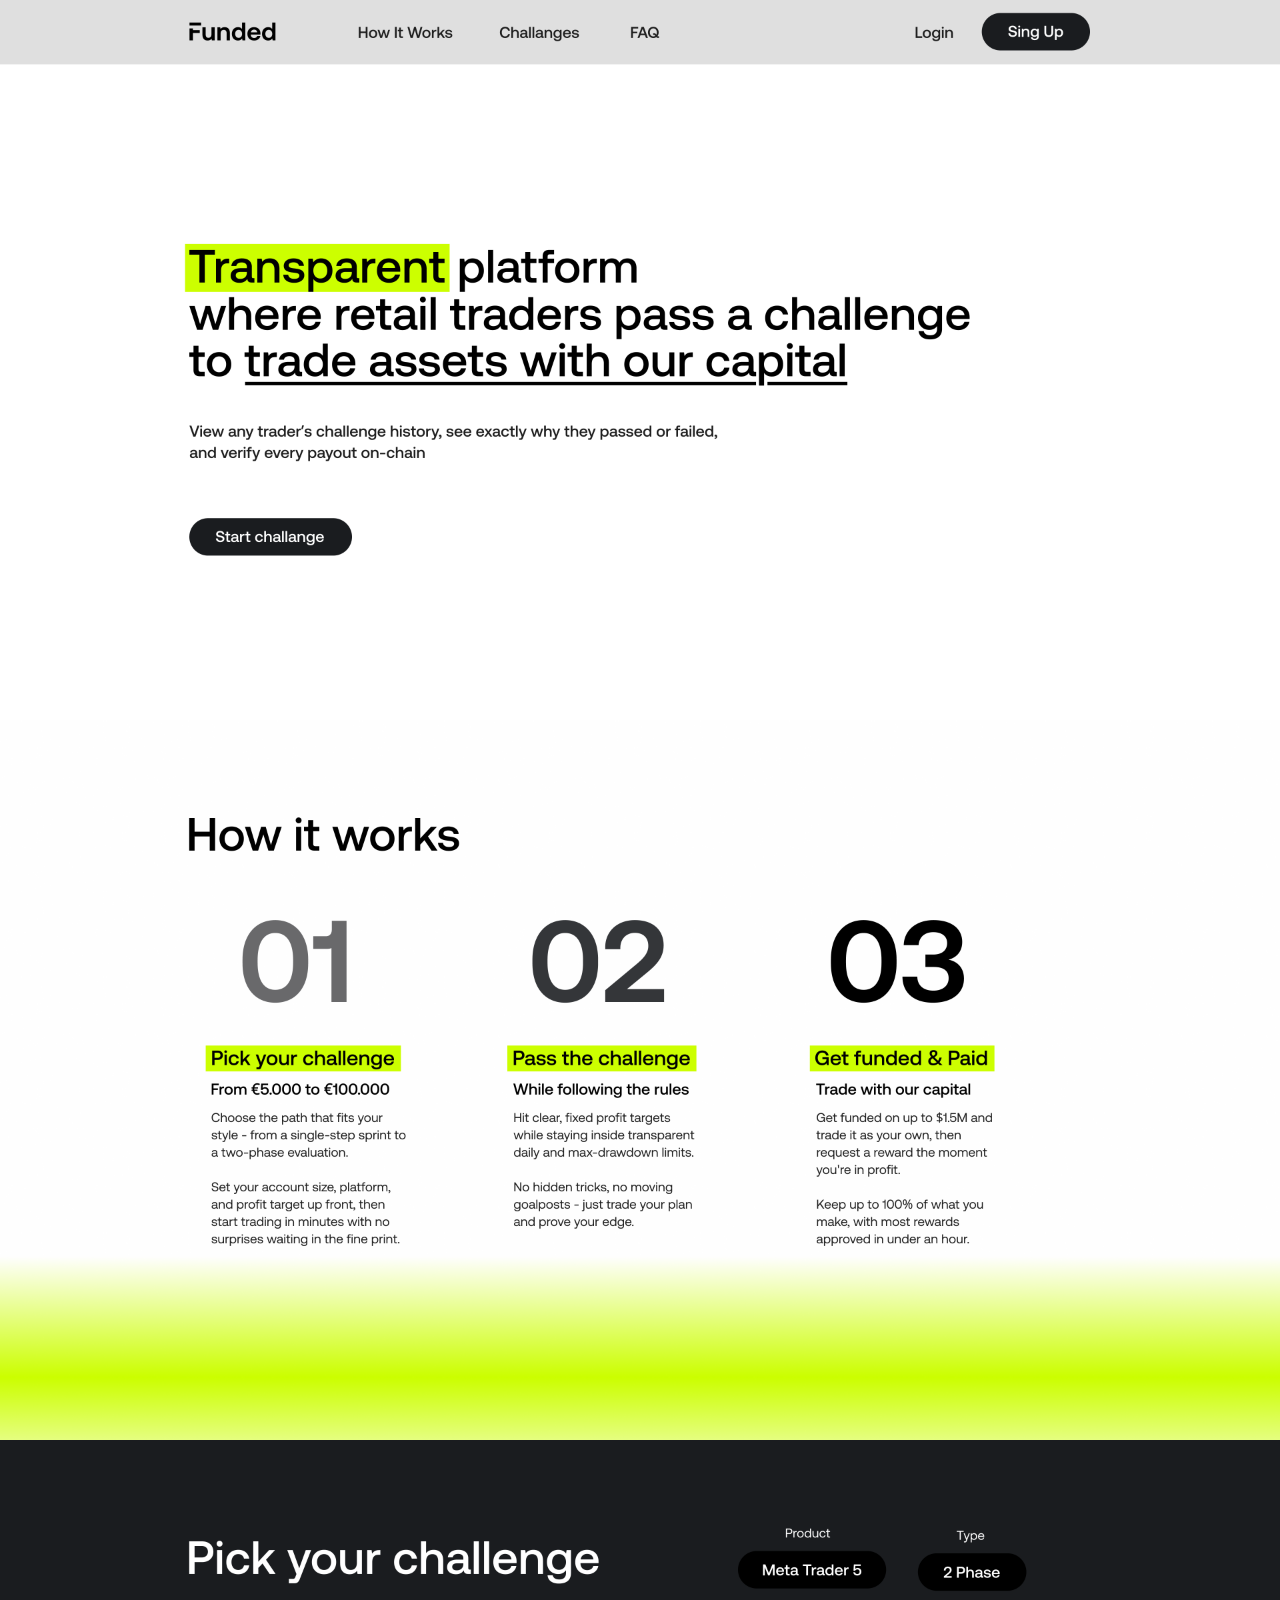
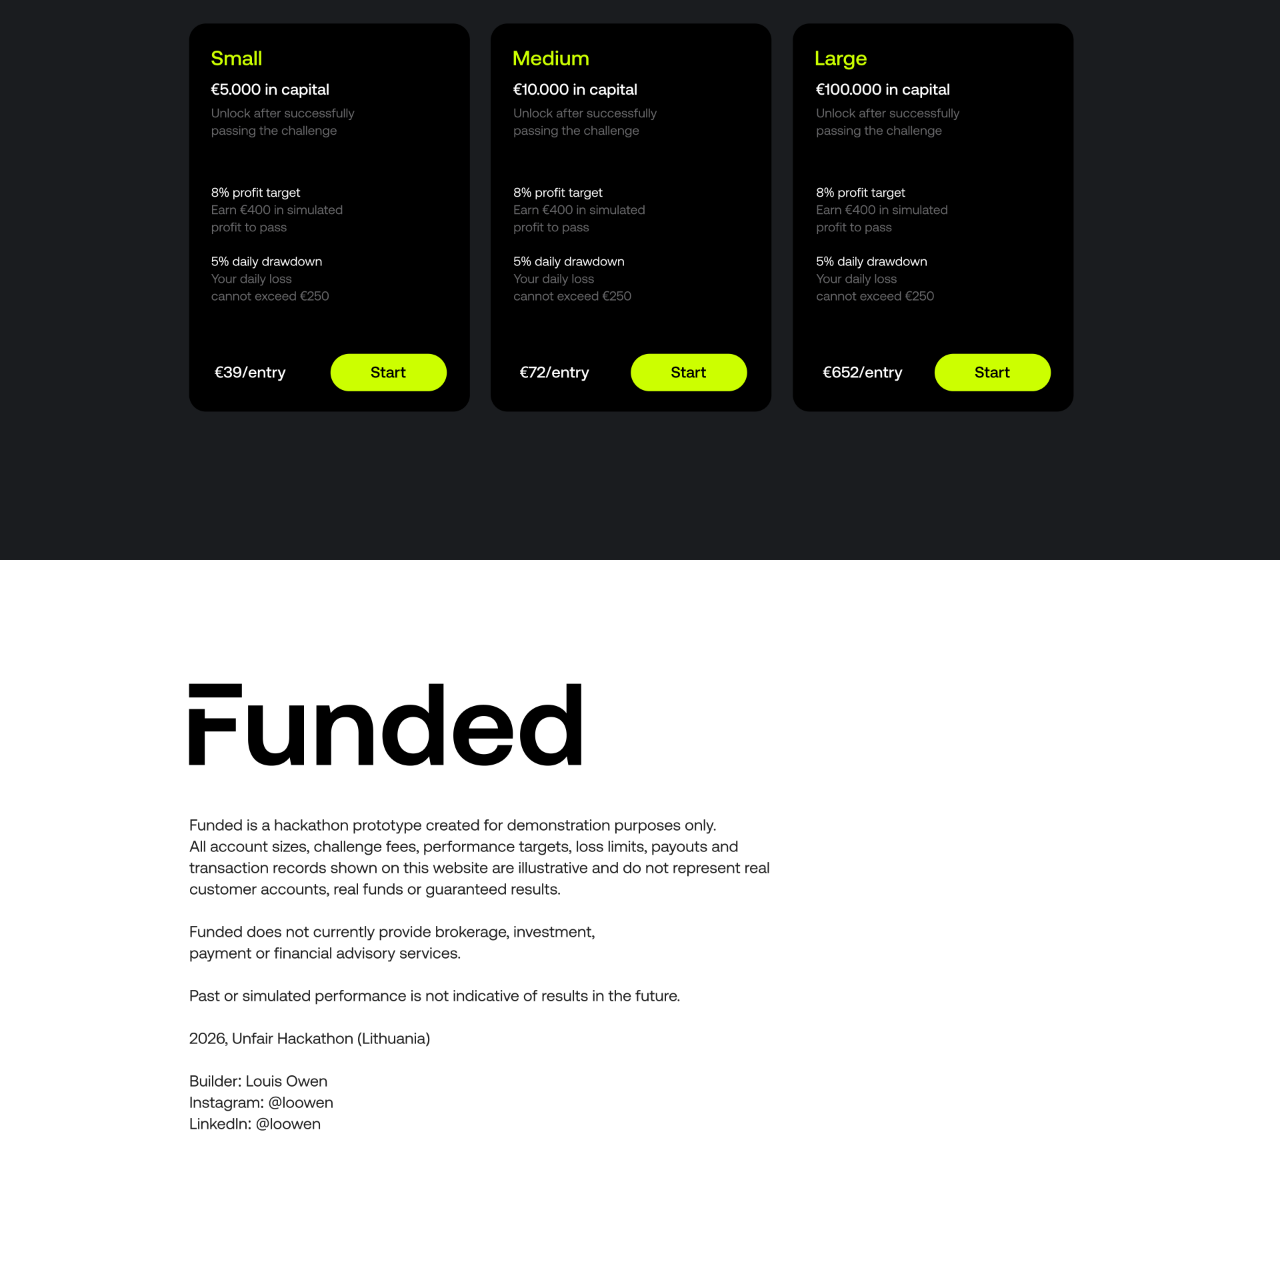
<file: index.html>
<!doctype html>
<html lang="en">
  <head>
    <meta charset="UTF-8" />
    <meta name="viewport" content="width=device-width, initial-scale=1" />
    <title>Funded</title>
    <link rel="stylesheet" href="styles.css" />
  </head>
  <body>
    <main aria-label="Funded presentation">
      <a class="slide-link" href="profile.html" aria-label="Open trader profile">
        <img src="assets/final-slides/1.png" width="3840" height="2160" alt="Funded — transparent prop trading platform" draggable="false" />
      </a>
      <a class="slide-link" href="profile.html" aria-label="Open trader profile">
        <img src="assets/final-slides/2.png" width="3840" height="2160" alt="How Funded works" draggable="false" />
      </a>
      <a class="slide-link" href="profile.html" aria-label="Open trader profile">
        <img src="assets/final-slides/3.png" width="3840" height="2160" alt="Funded challenge plans" draggable="false" />
      </a>
      <a class="slide-link" href="profile.html" aria-label="Open trader profile">
        <img src="assets/final-slides/4.png" width="3840" height="2160" alt="Funded prototype information" draggable="false" />
      </a>
    </main>
    <script src="site.js"></script>
  </body>
</html>
</file>
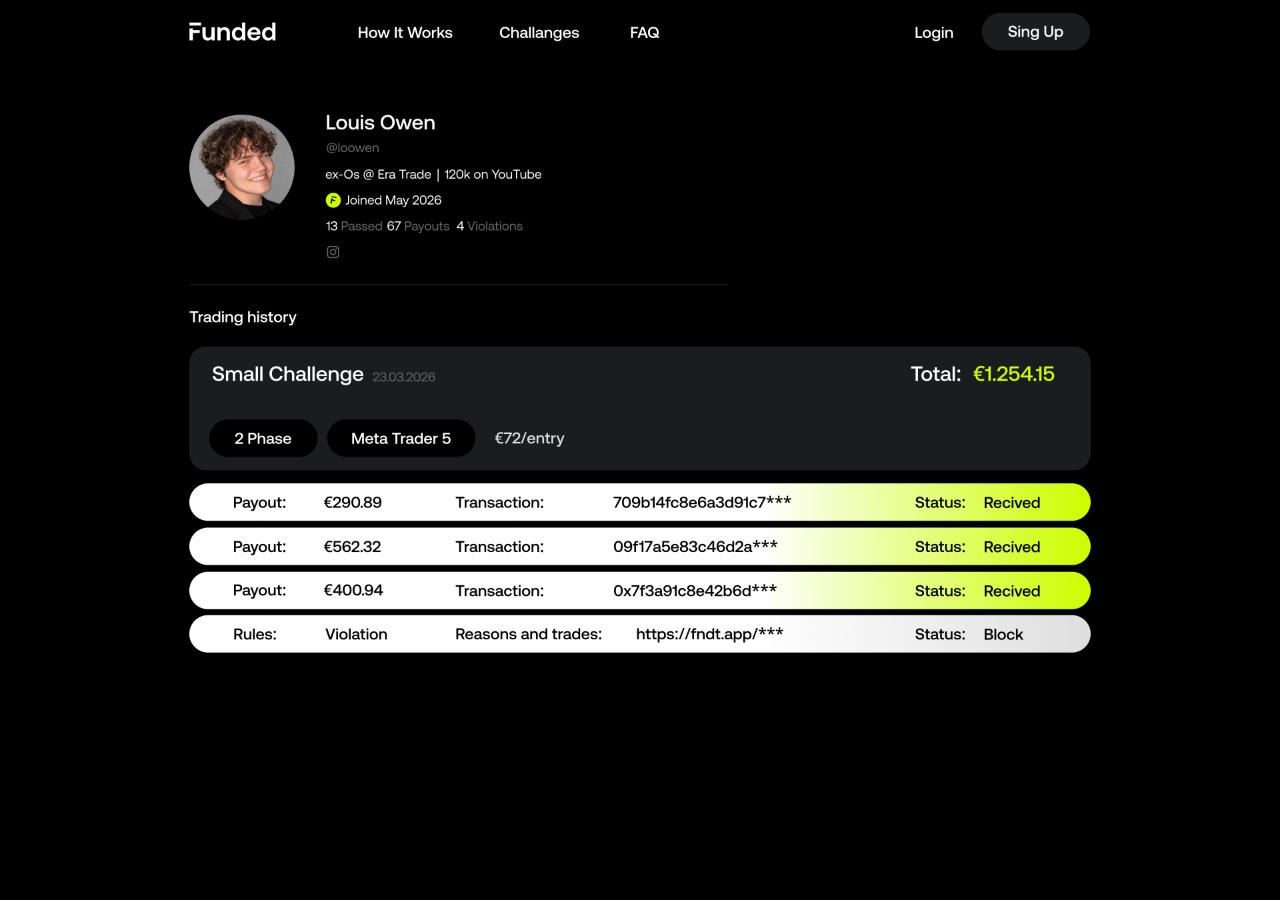
<file: profile.html>
<!doctype html>
<html lang="en">
  <head>
    <meta charset="UTF-8" />
    <meta name="viewport" content="width=device-width, initial-scale=1" />
    <title>Louis Owen — Funded</title>
    <link rel="stylesheet" href="styles.css" />
  </head>
  <body>
    <main aria-label="Louis Owen trader profile">
      <img src="assets/final-slides/profile.png" width="3840" height="2160" alt="Louis Owen trading history and payouts" draggable="false" />
    </main>
    <script src="site.js"></script>
  </body>
</html>
</file>
<file: styles.css>
* {
  box-sizing: border-box;
}

html,
body {
  margin: 0;
  min-width: 100%;
  background: #000;
  -webkit-user-select: none;
  user-select: none;
}

main {
  width: 100%;
  max-width: 3840px;
  margin: 0 auto;
}

.slide-link {
  display: block;
  cursor: pointer;
}

img {
  display: block;
  width: 100%;
  height: auto;
  pointer-events: none;
  -webkit-user-drag: none;
  user-select: none;
}
</file>
